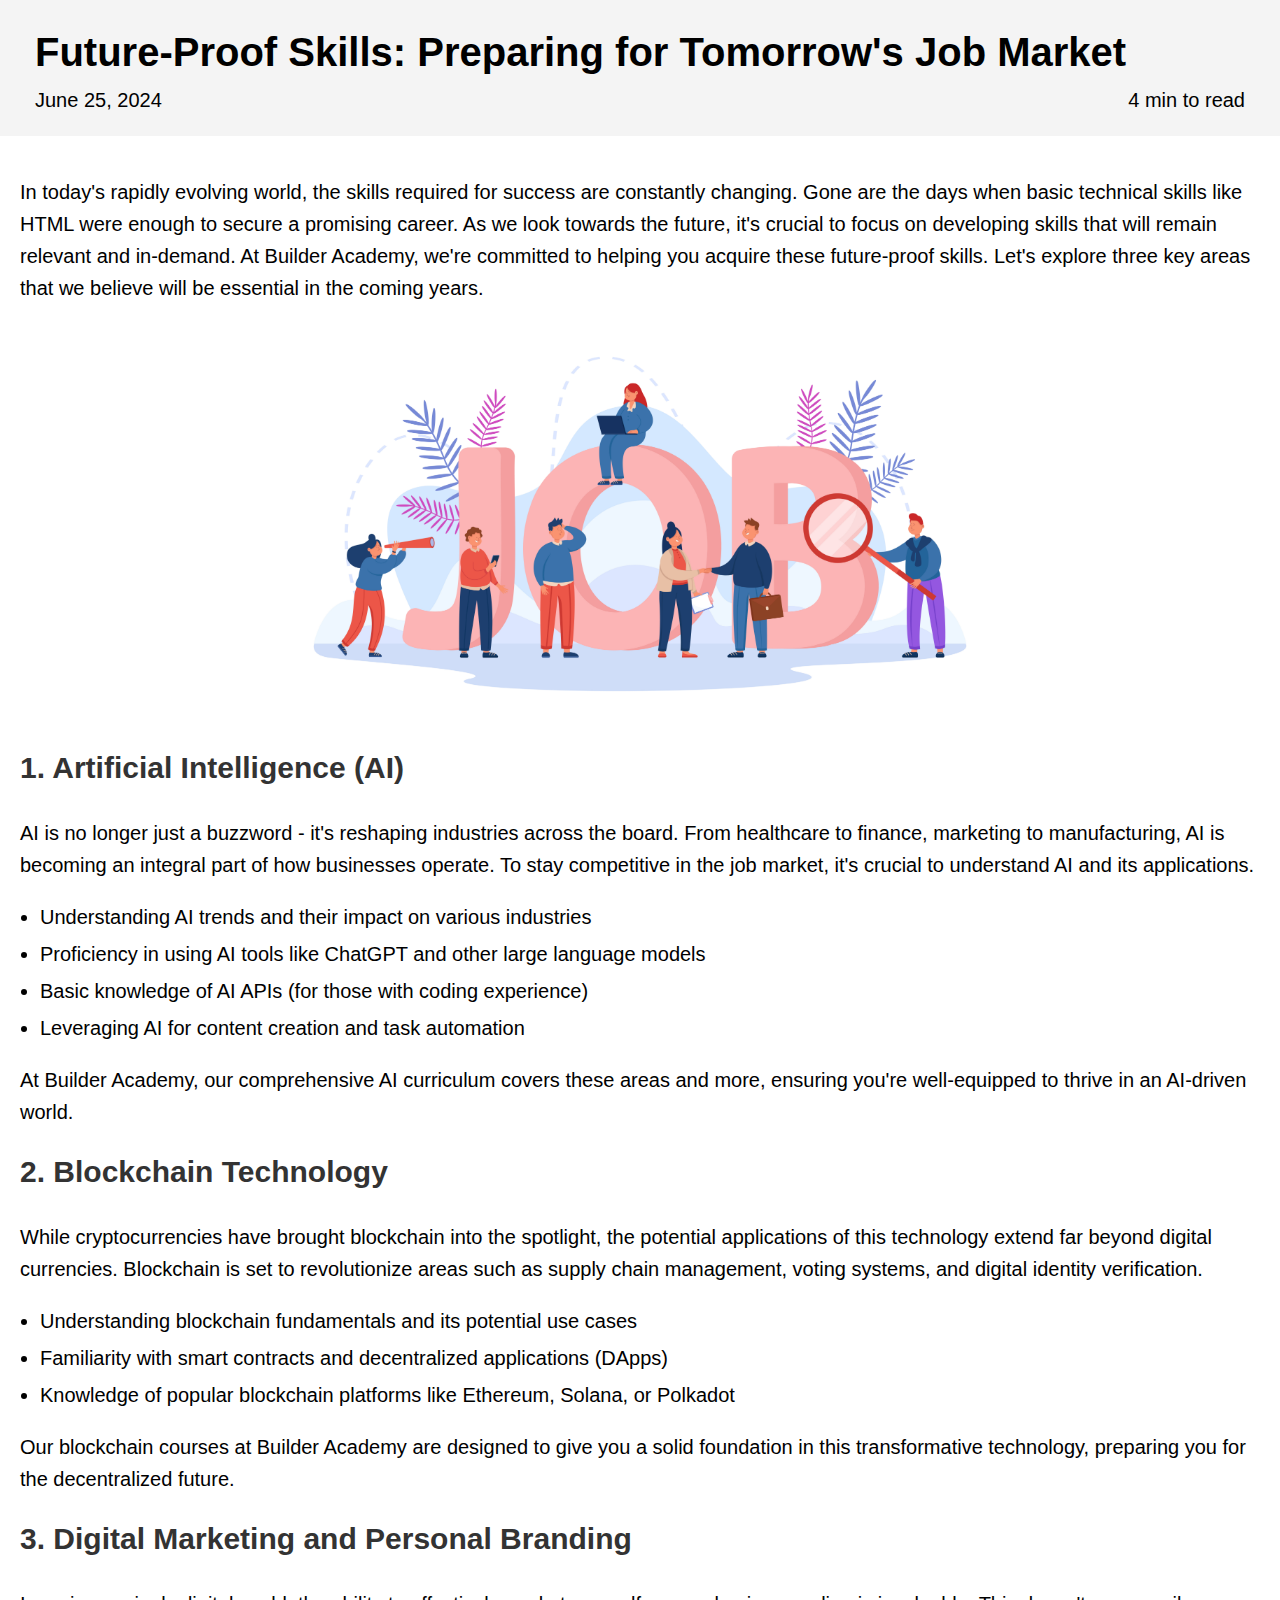
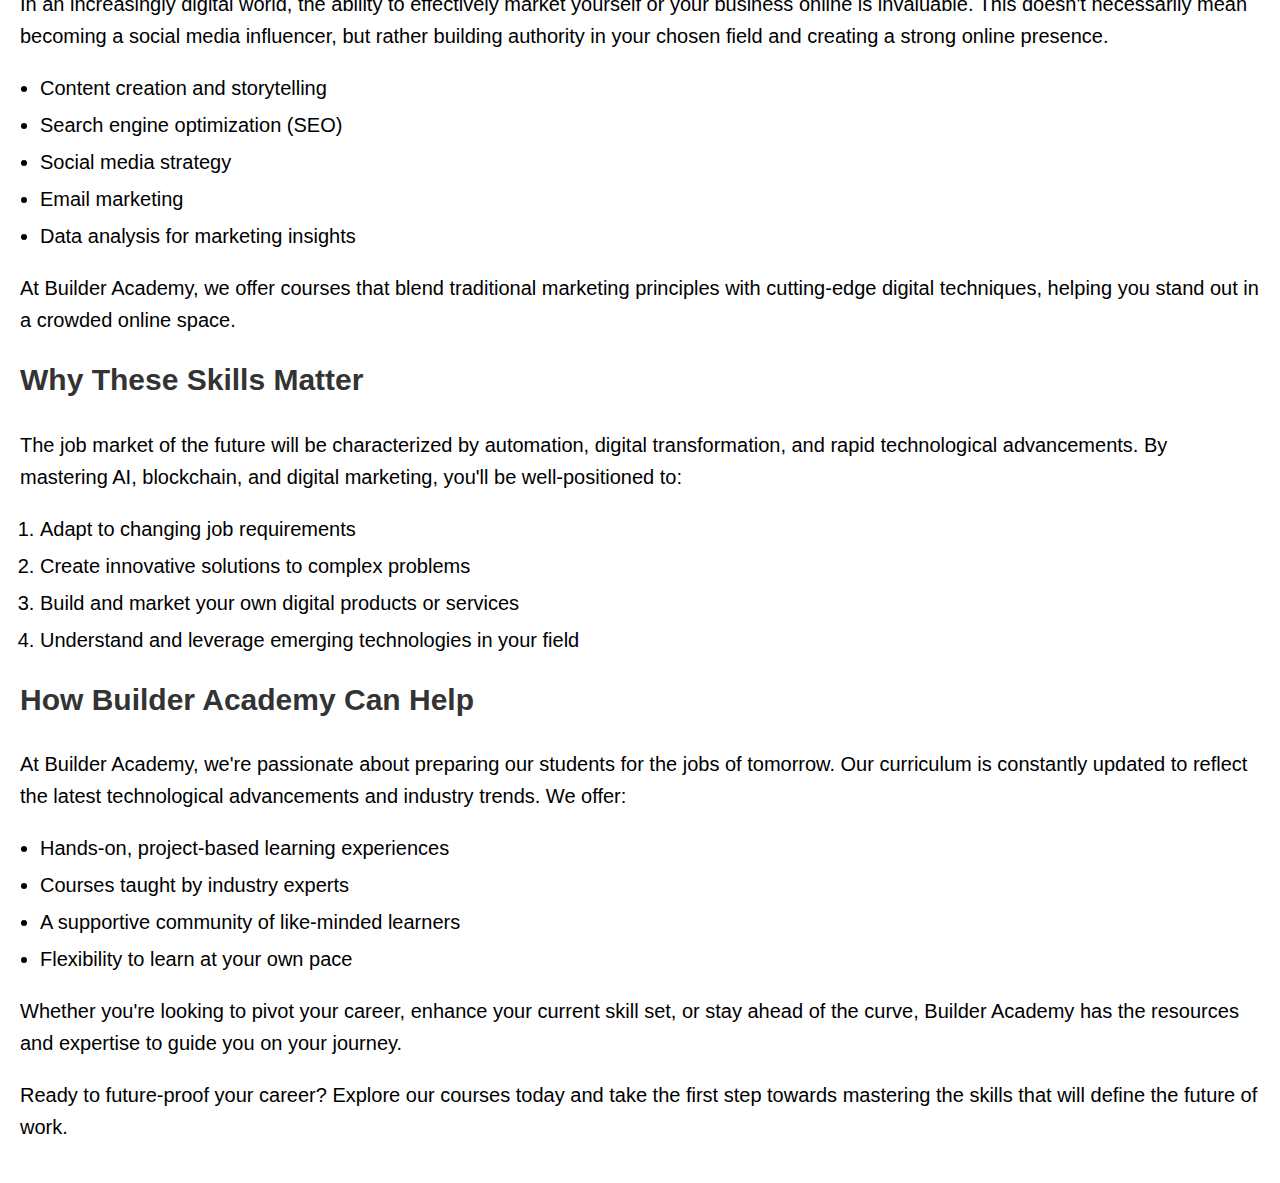
<file: Blogs/blog2.html>
<!DOCTYPE html>
<html lang="en">
<head>
    <meta charset="UTF-8">
    <meta name="viewport" content="width=device-width, initial-scale=1.0">
    <title>Future-Proof Skills: Preparing for Tomorrow's Job Market</title>
    <link rel="stylesheet" href="blog2.css">
</head>
<body>
    <header>
        <div style="margin:0 15px">
        <h1>Future-Proof Skills: Preparing for Tomorrow's Job Market</h1>
        <div class="frame-parent-blog">
            <!-- <div class="block-chain-wrapper">
              <div class="block-chain">Block Chain</div>
            </div> -->
            <div class="oct-7-2023">June 25, 2024</div>
            <div class="min-to-read">4 min to read</div>
          </div>
        </div>
    </header>
    <main>
        <section>
            <p>In today's rapidly evolving world, the skills required for success are constantly changing. Gone are the days when basic technical skills like HTML were enough to secure a promising career. As we look towards the future, it's crucial to focus on developing skills that will remain relevant and in-demand. At Builder Academy, we're committed to helping you acquire these future-proof skills. Let's explore three key areas that we believe will be essential in the coming years.</p>
        </section>
        <div class="image-info"><img class="image-2-icon-blog" alt="" src="../public/tiny.jpg" /></div>
     
        <section>
            <h2>1. Artificial Intelligence (AI)</h2>
            <p>AI is no longer just a buzzword - it's reshaping industries across the board. From healthcare to finance, marketing to manufacturing, AI is becoming an integral part of how businesses operate. To stay competitive in the job market, it's crucial to understand AI and its applications.</p>
            <ul>
                <li>Understanding AI trends and their impact on various industries</li>
                <li>Proficiency in using AI tools like ChatGPT and other large language models</li>
                <li>Basic knowledge of AI APIs (for those with coding experience)</li>
                <li>Leveraging AI for content creation and task automation</li>
            </ul>
            <p>At Builder Academy, our comprehensive AI curriculum covers these areas and more, ensuring you're well-equipped to thrive in an AI-driven world.</p>
        </section>
        <section>
            <h2>2. Blockchain Technology</h2>
            <p>While cryptocurrencies have brought blockchain into the spotlight, the potential applications of this technology extend far beyond digital currencies. Blockchain is set to revolutionize areas such as supply chain management, voting systems, and digital identity verification.</p>
            <ul>
                <li>Understanding blockchain fundamentals and its potential use cases</li>
                <li>Familiarity with smart contracts and decentralized applications (DApps)</li>
                <li>Knowledge of popular blockchain platforms like Ethereum, Solana, or Polkadot</li>
            </ul>
            <p>Our blockchain courses at Builder Academy are designed to give you a solid foundation in this transformative technology, preparing you for the decentralized future.</p>
        </section>
        <section>
            <h2>3. Digital Marketing and Personal Branding</h2>
            <p>In an increasingly digital world, the ability to effectively market yourself or your business online is invaluable. This doesn't necessarily mean becoming a social media influencer, but rather building authority in your chosen field and creating a strong online presence.</p>
            <ul>
                <li>Content creation and storytelling</li>
                <li>Search engine optimization (SEO)</li>
                <li>Social media strategy</li>
                <li>Email marketing</li>
                <li>Data analysis for marketing insights</li>
            </ul>
            <p>At Builder Academy, we offer courses that blend traditional marketing principles with cutting-edge digital techniques, helping you stand out in a crowded online space.</p>
        </section>
        <section>
            <h2>Why These Skills Matter</h2>
            <p>The job market of the future will be characterized by automation, digital transformation, and rapid technological advancements. By mastering AI, blockchain, and digital marketing, you'll be well-positioned to:</p>
            <ol>
                <li>Adapt to changing job requirements</li>
                <li>Create innovative solutions to complex problems</li>
                <li>Build and market your own digital products or services</li>
                <li>Understand and leverage emerging technologies in your field</li>
            </ol>
        </section>
        <section>
            <h2>How Builder Academy Can Help</h2>
            <p>At Builder Academy, we're passionate about preparing our students for the jobs of tomorrow. Our curriculum is constantly updated to reflect the latest technological advancements and industry trends. We offer:</p>
            <ul>
                <li>Hands-on, project-based learning experiences</li>
                <li>Courses taught by industry experts</li>
                <li>A supportive community of like-minded learners</li>
                <li>Flexibility to learn at your own pace</li>
            </ul>
            <p>Whether you're looking to pivot your career, enhance your current skill set, or stay ahead of the curve, Builder Academy has the resources and expertise to guide you on your journey.</p>
            <p>Ready to future-proof your career? Explore our courses today and take the first step towards mastering the skills that will define the future of work.</p>
        </section>
    </main>
</body>
</html>
</file>
<file: Blogs/blog2.css>
body {
    font-family: Arial, sans-serif;
    margin: 0;
    padding: 0;
    line-height: 1.6;
    font-size: 20px;
}

header {
    background: #f4f4f4;
    padding: 20px;
    /* text-align: center; */
}

header h1 {
    margin: 0;
}

main {
    padding: 20px;
    max-width: 1800px;
    margin: auto;
}

section {
    margin-bottom: 20px;
}

h2 {
    color: #333;
    margin-top: 20px;
}

p, ul, ol {
    margin-bottom: 10px;
}

ul, ol {
    padding-left: 20px;
}

ul li, ol li {
    margin-bottom: 5px;
}
.frame-parent-blog {
    align-self: stretch;
    display: flex;
    flex-direction: row;
    align-items: center;
    justify-content: space-between;
  }
  .image-2-icon-blog{
    /* height:"auto"; */
    max-width:  700px;
    /* text-wrap:nowrap; */
    overflow: hidden;
    
  }
  .image-info{
    display: flex;
    justify-content: center;
  }

  /* @media screen and (max-width: 400px) {
    .image-2-icon-blog{
        height:"auto";
        max-width:  360px;
        text-wrap: wrap;
      }
  } */
</file>
